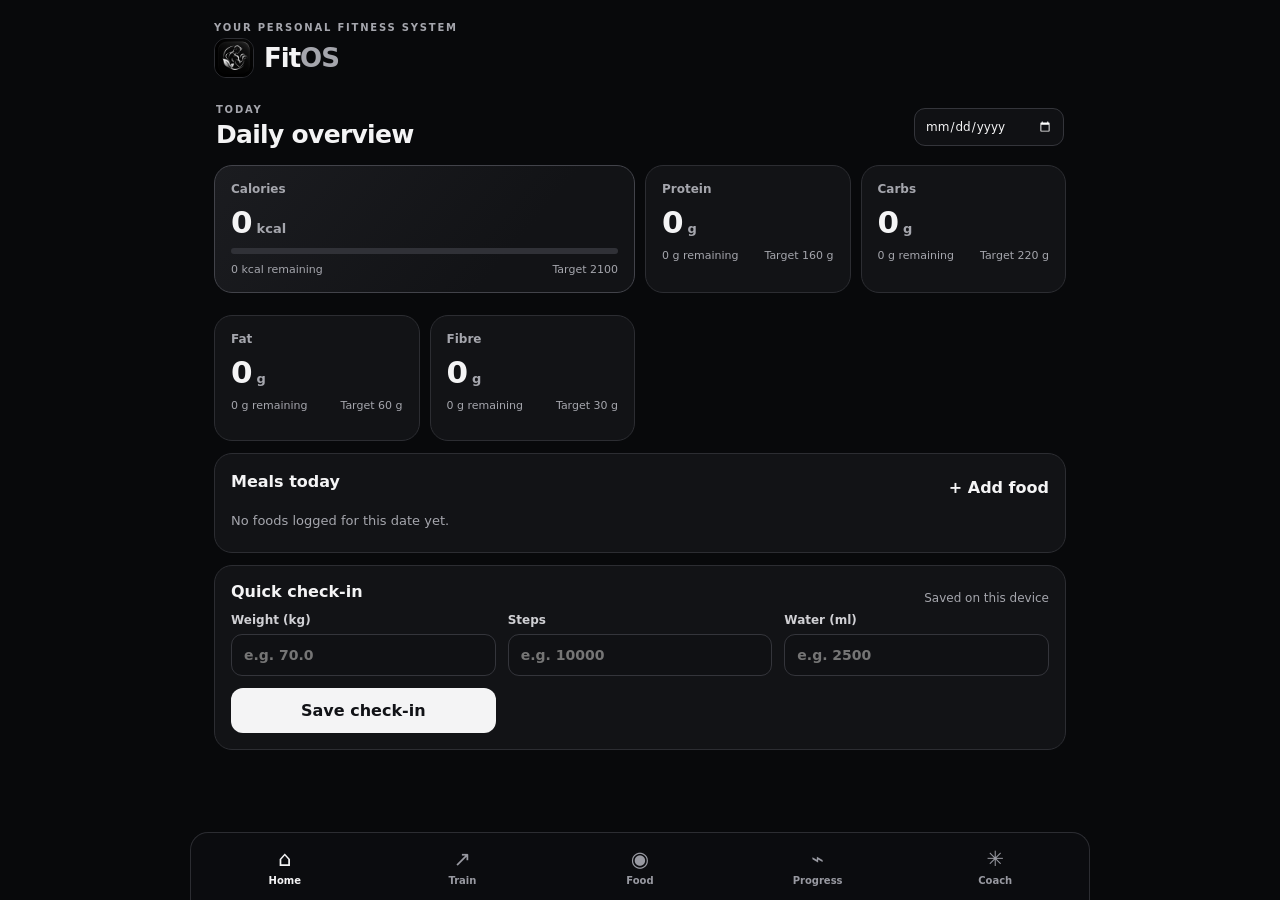
<file: index.html>
<!doctype html>
<html lang="en">
<head>
  <meta charset="utf-8">
  <meta name="viewport" content="width=device-width,initial-scale=1,viewport-fit=cover">
  <meta name="theme-color" content="#090a0c">
  <meta name="application-name" content="FitOS">
  <link rel="icon" href="icon-192.png" type="image/png">
  <meta name="description" content="Offline-first personal fitness and nutrition tracker">
  <link rel="manifest" href="manifest.webmanifest">
  <link rel="stylesheet" href="styles.css">
  <title>FitOS — Fitness & Nutrition</title>
</head>
<body>
  <header class="topbar">
    <div>
      <div class="eyebrow">YOUR PERSONAL FITNESS SYSTEM</div>
      <div class="brand-lockup"><img src="icon-192.png" alt="" width="40" height="40"><h1>Fit<span>OS</span></h1></div>
    </div>
    <button id="installBtn" class="ghost small hidden" type="button">Install app</button>
  </header>

  <main id="appMain">
    <section id="home" class="screen active">
      <div class="section-head">
        <div><p class="eyebrow">TODAY</p><h2>Daily overview</h2></div>
        <input id="activeDate" type="date" aria-label="Selected date">
      </div>
      <div class="grid summary-grid">
        <article class="metric-card featured"><div class="metric-label">Calories</div><div class="metric-value"><span id="caloriesTotal">0</span><small>kcal</small></div><div class="progress"><span id="calorieProgress"></span></div><div class="metric-foot"><span id="calorieRemaining">0 kcal remaining</span><span id="calorieTargetLabel">Target 2100</span></div></article>
        <article class="metric-card"><div class="metric-label">Protein</div><div class="metric-value"><span id="proteinTotal">0</span><small>g</small></div><div class="metric-foot"><span id="proteinRemaining">0 g remaining</span><span id="proteinTargetLabel">Target 160 g</span></div></article>
        <article class="metric-card"><div class="metric-label">Carbs</div><div class="metric-value"><span id="carbsTotal">0</span><small>g</small></div><div class="metric-foot"><span id="carbsRemaining">0 g remaining</span><span id="carbsTargetLabel">Target 220 g</span></div></article>
        <article class="metric-card"><div class="metric-label">Fat</div><div class="metric-value"><span id="fatTotal">0</span><small>g</small></div><div class="metric-foot"><span id="fatRemaining">0 g remaining</span><span id="fatTargetLabel">Target 60 g</span></div></article>
        <article class="metric-card"><div class="metric-label">Fibre</div><div class="metric-value"><span id="fiberTotal">0</span><small>g</small></div><div class="metric-foot"><span id="fiberRemaining">0 g remaining</span><span id="fiberTargetLabel">Target 30 g</span></div></article>
      </div>
      <div class="panel">
        <div class="panel-head"><h3>Meals today</h3><button class="text-button" data-go="nutrition">+ Add food</button></div>
        <div id="homeMeals" class="meal-list empty-state">No foods logged for this date yet.</div>
      </div>
      <div class="panel">
        <div class="panel-head"><h3>Quick check-in</h3><span class="muted">Saved on this device</span></div>
        <div class="form-grid">
          <label>Weight (kg)<input id="weightInput" type="number" min="0" step="0.1" placeholder="e.g. 70.0"></label>
          <label>Steps<input id="stepsInput" type="number" min="0" step="1" placeholder="e.g. 10000"></label>
          <label>Water (ml)<input id="waterInput" type="number" min="0" step="50" placeholder="e.g. 2500"></label>
          <button id="saveCheckin" class="primary">Save check-in</button>
        </div>
      </div>
    </section>

    <section id="train" class="screen">
      <div class="section-head"><div><p class="eyebrow">PERFORMANCE</p><h2>Train</h2></div></div>
      <div class="panel">
        <h3>Log a workout</h3>
        <form id="workoutForm" class="form-grid">
          <label>Workout name<input id="workoutName" required placeholder="e.g. Upper body"></label>
          <label>Exercise<input id="exerciseName" required placeholder="e.g. Incline dumbbell press"></label>
          <label>Sets<input id="exerciseSets" type="number" min="1" max="30" value="3" required></label>
          <label>Reps per set<input id="exerciseReps" type="number" min="1" max="100" value="10" required></label>
          <label>Weight (kg)<input id="exerciseWeight" type="number" min="0" step="0.25" value="0" required></label>
          <label>Notes<input id="workoutNotes" placeholder="Optional"></label>
          <button class="primary" type="submit">Save exercise</button>
        </form>
      </div>
      <div class="panel"><div class="panel-head"><h3>Workout history</h3></div><div id="workoutHistory" class="empty-state">No workouts logged yet.</div></div>
      <p class="note">Exercise entries are saved by date. Use consistent exercise names to compare your own past sets and loads. FitOS does not automatically prescribe training loads.</p>
    </section>

    <section id="nutrition" class="screen">
      <div class="section-head"><div><p class="eyebrow">FOOD JOURNAL</p><h2>Nutrition</h2></div></div>
      <div class="panel">
        <h3>Quick entry</h3>
        <p class="muted">Try: <em>2 boiled eggs, 200 g cooked rice, 150 g cooked chicken</em></p>
        <label>Describe your meal<textarea id="naturalEntry" rows="3" placeholder="Enter multiple foods in ordinary language…"></textarea></label>
        <div class="form-grid compact">
          <label>Meal<select id="quickMeal"><option>Breakfast</option><option>Lunch</option><option>Snack</option><option>Dinner</option><option>Other</option></select></label>
          <button id="parseEntry" class="primary">Parse entry</button>
        </div>
        <div id="parseResults" class="parse-results hidden"></div>
      </div>
      <div class="panel">
        <h3>Search and add food</h3>
        <label>Search food<input id="foodSearch" type="search" placeholder="Search idli, cooked rice, egg…"></label>
        <p class="muted">Search English or Tamil names. Raw, dry, cooked and prepared entries are separate. Most values are estimates—brand labels and weighed edible portions are best.</p>
        <div id="foodResults" class="food-results"></div>
        <div id="selectedFoodForm" class="selected-food hidden">
          <h4 id="selectedFoodName">Selected food</h4>
          <p id="selectedFoodInfo" class="muted"></p>
          <div class="form-grid compact">
            <label>Amount (g)<input id="foodGrams" type="number" min="0.1" step="1" value="100"></label>
            <label>Meal<select id="selectedMeal"><option>Breakfast</option><option>Lunch</option><option>Snack</option><option>Dinner</option><option>Other</option></select></label>
            <button id="addFood" class="primary">Add to diary</button>
          </div>
        </div>
      </div>
      <div class="panel">
        <div class="panel-head"><h3>Missing a food?</h3><button id="toggleCustomFood" class="secondary small" type="button">+ Create food</button></div>
        <p class="muted">Enter the nutrition label per 100 g, or use a clearly marked estimate. Custom foods stay on this device and are included in backups.</p>
        <form id="customFoodForm" class="form-grid hidden">
          <label>Food name<input id="customFoodName" required maxlength="80" placeholder="e.g. My protein paneer"></label>
          <label>Category<select id="customFoodCategory"><option>Packaged foods</option><option>Prepared foods</option><option>Dairy</option><option>Grains</option><option>Protein</option><option>Fruit</option><option>Vegetables</option><option>Snacks</option><option>Supplements</option><option>Other</option></select></label>
          <label>Food state<select id="customFoodState"><option value="as sold">As sold / label</option><option value="raw">Raw</option><option value="dry">Dry</option><option value="cooked">Cooked</option><option value="prepared">Prepared recipe</option></select></label>
          <label>Calories / 100 g<input id="customKcal" required type="number" min="0" max="1000" step="0.1"></label>
          <label>Protein (g / 100 g)<input id="customProtein" required type="number" min="0" max="100" step="0.1"></label>
          <label>Carbs (g / 100 g)<input id="customCarbs" required type="number" min="0" max="100" step="0.1"></label>
          <label>Fat (g / 100 g)<input id="customFat" required type="number" min="0" max="100" step="0.1"></label>
          <label>Fibre (g / 100 g)<input id="customFiber" required type="number" min="0" max="100" step="0.1" value="0"></label>
          <label>Data source<select id="customFoodSource"><option value="Package nutrition label">Package nutrition label</option><option value="Recipe calculation">Recipe calculation</option><option value="Manual estimate">Manual estimate</option></select></label>
          <label class="full-width">Aliases (optional)<input id="customFoodAliases" placeholder="comma separated, e.g. brand name, Tamil name"></label>
          <button class="primary" type="submit">Save custom food</button>
        </form>
      </div>
      <div class="panel">
        <h3>Build your own recipe</h3>
        <p class="muted">Add ingredient amounts, then enter the final cooked weight. FitOS calculates nutrition per 100 g of the finished recipe. The result remains an estimate if ingredient values are estimates.</p>
        <label>Find ingredient<input id="recipeIngredientSearch" type="search" placeholder="Search cooked rice, chicken, oil…"></label>
        <div id="recipeIngredientResults" class="food-results"></div>
        <div id="recipeIngredientSelected" class="selected-food hidden">
          <h4 id="recipeIngredientName">Selected ingredient</h4>
          <p id="recipeIngredientInfo" class="muted"></p>
          <div class="form-grid compact">
            <label>Ingredient amount (g)<input id="recipeIngredientGrams" type="number" min="0.1" step="1" value="100"></label>
            <button id="addRecipeIngredient" class="primary" type="button">Add ingredient</button>
          </div>
        </div>
        <div id="recipeDraftList" class="recipe-draft-list"><div class="empty-state">Add ingredients to start a recipe.</div></div>
        <form id="recipeSaveForm" class="form-grid">
          <label>Recipe name<input id="recipeName" required maxlength="80" placeholder="e.g. Homemade chicken biryani"></label>
          <label>Final cooked weight (g)<input id="recipeFinalWeight" required type="number" min="1" step="1" placeholder="e.g. 850"></label>
          <button class="primary" type="submit">Calculate & save recipe</button>
        </form>
      </div>
      <div class="panel">
        <div class="panel-head"><h3>Saved day templates</h3><button id="saveMealTemplate" class="secondary small" type="button">Save selected day</button></div>
        <p class="muted">Save the selected day’s food entries and add them again later. Portions and recorded nutrient values are copied, not recalculated.</p>
        <div id="savedMealsList" class="saved-meals-list"><div class="empty-state">No saved meals yet.</div></div>
      </div>
      <div class="panel">
        <div class="panel-head"><h3>Selected day diary</h3><span class="muted" id="diaryDateLabel"></span></div>
        <div id="diaryMeals" class="meal-list empty-state">No foods logged for this date yet.</div>
      </div>
    </section>

    <section id="progress" class="screen">
      <div class="section-head"><div><p class="eyebrow">LONG-TERM RECORD</p><h2>Progress</h2></div></div>
      <div class="panel">
        <h3>Body measurement entry</h3>
        <form id="measurementForm" class="form-grid">
          <label>Weight (kg)<input id="measureWeight" type="number" min="0" step="0.1"></label>
          <label>Waist (cm)<input id="measureWaist" type="number" min="0" step="0.1"></label>
          <label>Chest (cm)<input id="measureChest" type="number" min="0" step="0.1"></label>
          <label>Arm (cm)<input id="measureArm" type="number" min="0" step="0.1"></label>
          <label>Hips (cm)<input id="measureHips" type="number" min="0" step="0.1"></label>
          <label>Notes<input id="measureNotes" placeholder="Optional"></label>
          <button class="primary" type="submit">Save measurements</button>
        </form>
      </div>
      <div class="panel"><div class="panel-head"><h3>Measurement history</h3></div><div id="measurementHistory" class="empty-state">No measurements logged yet.</div></div>
      <div class="panel">
        <h3>Progress trends</h3>
        <p class="muted">Trends use the measurements you log. At least two dated values are needed for a line.</p>
        <div id="progressTrends" class="trend-grid"><div class="empty-state">Add measurements on different dates to see a trend.</div></div>
      </div>
      <div class="panel">
        <h3>Supplement / medication log</h3>
        <p class="muted">Optional personal record only—not a medication recommendation or reminder. Enter only what you actually took; follow your clinician's directions.</p>
        <form id="supplementForm" class="form-grid">
          <label>Name<input id="supplementName" required maxlength="100" placeholder="e.g. Vitamin D3"></label>
          <label>Dose amount<input id="supplementDose" type="number" min="0" step="any" placeholder="e.g. 2000"></label>
          <label>Unit<select id="supplementUnit"><option>mg</option><option>mcg</option><option>IU</option><option>g</option><option>ml</option><option>tablet</option><option>capsule</option><option>scoop</option><option>other</option></select></label>
          <label>Timing<select id="supplementTiming"><option>Morning</option><option>With breakfast</option><option>With lunch</option><option>With dinner</option><option>Bedtime</option><option>Other</option></select></label>
          <label class="full-width">Notes (optional)<input id="supplementNotes" maxlength="240" placeholder="Optional note; no medical advice is generated"></label>
          <button class="primary" type="submit">Save log</button>
        </form>
        <div id="supplementHistory" class="saved-meals-list"><div class="empty-state">No supplement or medication entries logged.</div></div>
      </div>
      <div class="panel">
        <h3>Manual recovery log</h3>
        <form id="recoveryForm" class="form-grid">
          <label>Sleep (hours)<input id="sleepHours" type="number" min="0" max="24" step="0.25"></label>
          <label>Energy (1–5)<select id="energyLevel"><option value="">Not set</option><option>1</option><option>2</option><option>3</option><option>4</option><option>5</option></select></label>
          <label>Soreness (1–5)<select id="sorenessLevel"><option value="">Not set</option><option>1</option><option>2</option><option>3</option><option>4</option><option>5</option></select></label>
          <label>Stress (1–5)<select id="stressLevel"><option value="">Not set</option><option>1</option><option>2</option><option>3</option><option>4</option><option>5</option></select></label>
          <button class="primary" type="submit">Save recovery</button>
        </form>
        <div id="recoveryHistory" class="saved-meals-list"><div class="empty-state">No recovery entries yet.</div></div>
      </div>
    </section>

    <section id="coach" class="screen">
      <div class="section-head"><div><p class="eyebrow">LOCAL INSIGHTS</p><h2>Coach & settings</h2></div></div>
      <div class="panel">
        <h3>Profile and daily targets</h3>
        <form id="settingsForm" class="form-grid">
          <label>Height (cm)<input id="profileHeight" type="number" min="50" max="250" step="0.1"></label>
          <label>Starting weight (kg)<input id="profileWeight" type="number" min="20" max="400" step="0.1"></label>
          <label>Calorie target (kcal)<input id="targetCalories" type="number" min="0" step="10"></label>
          <label>Protein target (g)<input id="targetProtein" type="number" min="0" step="1"></label>
          <label>Carbohydrate target (g)<input id="targetCarbs" type="number" min="0" step="1"></label>
          <label>Fat target (g)<input id="targetFat" type="number" min="0" step="1"></label>
          <label>Fibre target (g)<input id="targetFiber" type="number" min="0" step="1"></label>
          <button class="primary" type="submit">Save profile and targets</button>
        </form>
      </div>
      <div class="panel"><h3>Today's rule-based assessment</h3><div id="coachAssessment" class="assessment">Log food to see an assessment based on your selected targets.</div></div>
      <div class="panel">
        <h3>Backup & restore</h3>
        <p class="muted">Your records are stored locally in this browser on this device. Export backups regularly, especially before clearing browser data or moving phones.</p>
        <div class="button-row">
          <button id="exportJson" class="primary">Download JSON backup</button>
          <button id="exportCsv" class="secondary">Export food log CSV</button>
          <button id="exportAllCsv" class="secondary">Export all-records CSV</button>
        </div>
        <label class="file-label">Restore JSON backup<input id="importJson" type="file" accept="application/json,.json"></label>
        <p id="backupStatus" class="muted" role="status"></p>
      </div>
      <div class="panel">
        <h3>Data and limitations</h3>
        <ul class="plain-list">
          <li>No account, analytics SDK, ad SDK or external nutrition API.</li>
          <li>Food database values marked estimate/low are approximate. Restaurant recipes and raw-versus-cooked weights can differ substantially.</li>
          <li>Reference sources for future verified expansion include ICMR-NIN Indian Food Composition Tables 2017 and USDA FoodData Central. The included starter values are not a verified bulk import of either database.</li>
          <li>Offline app-shell support requires serving the app from localhost or HTTPS; opening index.html as a file does not enable service workers.</li>
          <li>Browser storage can be cleared by the operating system/browser. JSON backups are essential for long-term ownership.</li>
          <li>This PWA is not a native APK. It can be installed through a supported browser when hosted on HTTPS.</li>
        </ul>
      </div>
    </section>
  </main>

  <nav class="bottom-nav" aria-label="Primary navigation">
    <button class="nav-item active" data-screen="home"><span>⌂</span><small>Home</small></button>
    <button class="nav-item" data-screen="train"><span>↗</span><small>Train</small></button>
    <button class="nav-item" data-screen="nutrition"><span>◉</span><small>Food</small></button>
    <button class="nav-item" data-screen="progress"><span>⌁</span><small>Progress</small></button>
    <button class="nav-item" data-screen="coach"><span>✳</span><small>Coach</small></button>
  </nav>
  <div id="toast" class="toast" role="status" aria-live="polite"></div>
  <script src="foods.js"></script>
  <script src="db.js"></script>
  <script src="app.js"></script>
</body>
</html>
</file>
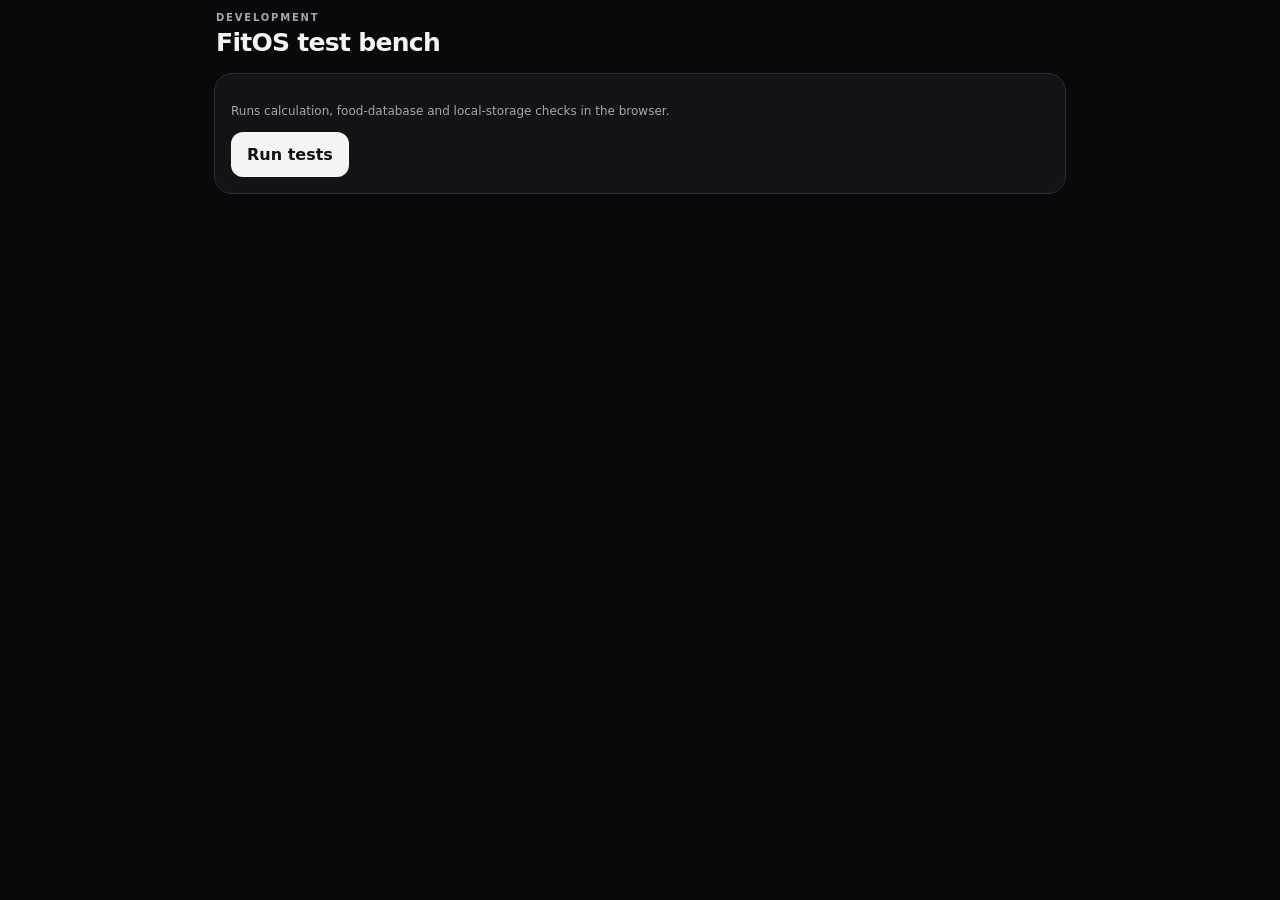
<file: tests.html>
<!doctype html>
<html lang="en"><head><meta charset="utf-8"><meta name="viewport" content="width=device-width,initial-scale=1"><title>FitOS test bench</title><link rel="stylesheet" href="styles.css"></head>
<body><main><div class="section-head"><div><p class="eyebrow">DEVELOPMENT</p><h2>FitOS test bench</h2></div></div><div class="panel"><p class="muted">Runs calculation, food-database and local-storage checks in the browser.</p><button id="run" class="primary">Run tests</button><div id="results" aria-live="polite"></div></div></main>
<script src="foods.js"></script><script src="db.js"></script><script src="app.js"></script><script>
const escapeHtml=s=>String(s).replace(/&/g,"&amp;").replace(/</g,"&lt;").replace(/>/g,"&gt;");
document.getElementById("run").onclick=async()=>{const out=[];const test=async(name,fn)=>{try{await fn();out.push({pass:true,text:"PASS — "+name})}catch(e){out.push({pass:false,text:"FAIL — "+name+": "+e.message})}};const assert=(x,m)=>{if(!x)throw Error(m)};
await test("200 g cooked rice doubles per-100 g calories",()=>{const f=AOS_FOODS.find(x=>x.id==="rice_white_cooked");assert(Math.abs(AOS_TEST.scaled(f,200).kcal-260)<.001,"expected 260 kcal")});
await test("cooked chicken protein reference calculation",()=>{const f=AOS_FOODS.find(x=>x.id==="chicken_breast_cooked");assert(Math.abs(AOS_TEST.scaled(f,100).protein-31)<.001,"expected 31 g protein")});
await test("food dataset contains more than 100 foods",()=>{assert(AOS_TEST.allFoods().length>=120,"food list too small: "+AOS_TEST.allFoods().length)});
await test("Tamil alias search finds cooked rice",()=>{assert(AOS_TEST.findFood("சாதம்")[0]?.id==="rice_white_cooked","Tamil alias not matched")});
await test("raw and cooked red rice are kept separate",()=>{assert(AOS_TEST.findFood("raw red rice")[0]?.id==="rice_red_raw","raw red rice mismatch");assert(AOS_TEST.findFood("cooked red rice")[0]?.id==="rice_red_cooked","cooked red rice mismatch")});
await test("parser flags ambiguous quantity without units",()=>{const r=AOS_TEST.parseNatural("2 rice");assert(r.length===1&&r[0].food===null,"ambiguous count silently matched")});
await test("parser recognises multiple foods and explicit grams",()=>{const r=AOS_TEST.parseNatural("2 boiled eggs, 200 g cooked rice, 150 g cooked chicken breast");assert(r.length===3&&r[0].food?.id==="egg_whole_boiled"&&r[0].grams===100&&r[1].food?.id==="rice_white_cooked"&&r[1].grams===200&&r[2].food?.id==="chicken_breast_cooked"&&r[2].grams===150,"one or more items did not parse")});
await test("casual sentence parses number words and multiple foods",()=>{const r=AOS_TEST.parseNatural("I ate 3 idlis, 2 eggs, 200 g cooked chicken breast and one banana for breakfast");assert(r.length===4&&r[0].food?.id==="idli_plain"&&r[0].grams===150&&r[1].food?.id==="egg_whole_boiled"&&r[1].grams===100&&r[2].food?.id==="chicken_breast_cooked"&&r[2].grams===200&&r[3].food?.id==="banana_raw"&&r[3].grams===118,"casual entry parsing failed")});
await test("ambiguous raw/cooked chicken is held for confirmation",()=>{const r=AOS_TEST.parseNatural("200 g chicken breast");assert(r.length===1&&r[0].food===null&&r[0].grams===200,"raw/cooked state was guessed")});
await test("cup and tablespoon quantities are parsed as estimates",()=>{const r=AOS_TEST.parseNatural("2 cups cooked rice and 1 tbsp oil");assert(r.length===2&&r[0].grams===480&&r[1].grams===15,"volume units not parsed")});
await test("database upgrade exposes custom food and saved meal stores",async()=>{await AOS_DB.openDB();const backup=await AOS_DB.exportAll();assert(Array.isArray(backup.customFoods)&&Array.isArray(backup.savedMeals)&&Array.isArray(backup.supplementLogs)&&backup.schemaVersion===3,"new stores missing from backup")});
await test("custom foods can be saved and read locally",async()=>{const row={id:"__fitos_test_custom__",name:"Temporary test food",kcal:1,protein:0,carbs:0,fat:0,fiber:0};await AOS_DB.put("customFoods",row);const result=await AOS_DB.get("customFoods",row.id);assert(result?.name===row.name,"custom food failed round-trip");await AOS_DB.remove("customFoods",row.id)});
await test("saved meals can be saved and read locally",async()=>{const row={id:"__fitos_test_meal__",name:"Temporary test meal",items:[],createdAt:Date.now()};await AOS_DB.put("savedMeals",row);const result=await AOS_DB.get("savedMeals",row.id);assert(result?.name===row.name,"saved meal failed round-trip");await AOS_DB.remove("savedMeals",row.id)});

await test("supplement logs store is available",async()=>{const row={id:"__fitos_test_supplement__",date:"2000-01-01",name:"Temporary test",dose:1,unit:"mg"};await AOS_DB.put("supplementLogs",row);const result=await AOS_DB.get("supplementLogs",row.id);assert(result?.name===row.name,"supplement log failed round-trip");await AOS_DB.remove("supplementLogs",row.id)});
await test("legacy Aesthetic OS backup format is accepted",async()=>{const result=await AOS_DB.restoreAll({app:"Aesthetic OS",schemaVersion:1,settings:[],foodLogs:[],measurements:[],workouts:[],recovery:[]},"merge");assert(result.legacy===true,"legacy format not identified")});
document.getElementById("results").innerHTML=out.map(x=>`<p style="color:${x.pass?'#e6e6e8':'#ff9d90'}">${escapeHtml(x.text)}</p>`).join("")+`<p><strong>${out.filter(x=>x.pass).length}/${out.length} passed</strong></p>`;};
if(new URLSearchParams(location.search).has("autorun")) document.getElementById("run").click();
</script></body></html>
</file>
<file: styles.css>
:root{color-scheme:dark;--bg:#08090b;--surface:#121316;--surface2:#1b1c20;--line:#2c2d32;--text:#f4f4f5;--muted:#a5a6ad;--lime:#f4f4f5;--lime-dark:#27282d;--danger:#ff9d90;--radius:18px;font-family:Inter,ui-sans-serif,system-ui,-apple-system,BlinkMacSystemFont,"Segoe UI",sans-serif}
*{box-sizing:border-box}body{margin:0;background:var(--bg);color:var(--text);padding-bottom:92px}button,input,textarea,select{font:inherit}button{cursor:pointer}button:focus-visible,input:focus-visible,textarea:focus-visible,select:focus-visible{outline:2px solid var(--lime);outline-offset:2px}
.topbar{display:flex;align-items:center;justify-content:space-between;padding:22px 18px 14px;max-width:900px;margin:auto}.topbar h1{font-size:27px;letter-spacing:-1px;margin:4px 0 0}.topbar h1 span{color:var(--lime)}.eyebrow{font-size:10px;letter-spacing:1.8px;color:var(--muted);font-weight:800;margin:0 0 5px}
main{max-width:900px;margin:auto;padding:0 14px}.screen{display:none}.screen.active{display:block}.section-head{display:flex;align-items:center;justify-content:space-between;gap:12px;margin:12px 2px 16px}.section-head h2{font-size:25px;margin:0;letter-spacing:-.7px}.section-head input{max-width:150px}
.grid{display:grid;gap:10px}.summary-grid{grid-template-columns:repeat(2,minmax(0,1fr))}.metric-card,.panel{background:var(--surface);border:1px solid var(--line);border-radius:var(--radius);padding:16px;margin-bottom:12px;min-width:0}.metric-card.featured{grid-column:1/-1;background:linear-gradient(130deg,#1b1c20,#121316 70%);border-color:#42434a}.metric-label{color:var(--muted);font-size:12px;font-weight:650}.metric-value{font-size:31px;font-weight:800;letter-spacing:-1px;margin:8px 0}.metric-value small{font-size:13px;color:var(--muted);font-weight:600;letter-spacing:0;margin-left:5px}.metric-foot{display:flex;justify-content:space-between;gap:8px;flex-wrap:wrap;color:var(--muted);font-size:11px;margin-top:9px}.progress{height:6px;background:#303137;border-radius:20px;overflow:hidden}.progress span{display:block;height:100%;width:0;background:var(--lime);border-radius:20px;transition:width .2s}
.panel h3{font-size:16px;margin:0 0 14px}.panel h4{margin:4px 0}.panel-head{display:flex;align-items:center;justify-content:space-between;gap:10px}.panel-head h3{margin-bottom:12px}.muted{color:var(--muted);font-size:12px;line-height:1.5}.text-button{border:0;background:none;color:var(--lime);font-weight:750;padding:8px 0}.primary,.secondary,.ghost{border:1px solid transparent;border-radius:12px;padding:12px 15px;font-weight:750;min-height:44px}.primary{background:var(--lime);color:#111216}.secondary{background:var(--surface2);border-color:var(--line);color:var(--text)}.ghost{background:transparent;border-color:var(--line);color:var(--text)}.small{padding:8px 10px;min-height:34px;font-size:12px}.hidden{display:none!important}
label{display:flex;flex-direction:column;gap:7px;color:#d0d0d4;font-size:12px;font-weight:650;min-width:0}input,textarea,select{width:100%;min-width:0;border:1px solid #34353b;background:#101114;color:var(--text);border-radius:11px;padding:12px;font-size:14px}textarea{resize:vertical;line-height:1.5}input[type=date]{padding:10px;font-size:12px}.form-grid{display:grid;grid-template-columns:repeat(2,minmax(0,1fr));gap:12px}.form-grid>button{align-self:end}.form-grid.compact{align-items:end;margin-top:12px}.form-grid .primary{width:100%}.meal-list{display:flex;flex-direction:column;gap:10px}.empty-state{color:var(--muted);font-size:13px;padding:8px 0}.meal-group{border-top:1px solid var(--line);padding-top:10px}.meal-group:first-child{border-top:0;padding-top:0}.meal-group-title{display:flex;justify-content:space-between;font-weight:800;font-size:13px;margin-bottom:6px}.food-log-row{display:flex;align-items:flex-start;justify-content:space-between;gap:12px;padding:9px 0;border-bottom:1px solid #26272c}.food-log-row:last-child{border-bottom:0}.food-log-row strong{display:block;font-size:13px}.food-log-row small{display:block;color:var(--muted);font-size:11px;margin-top:4px}.row-actions{display:flex;align-items:center;gap:8px}.row-actions b{font-size:12px;white-space:nowrap}.delete-btn{border:0;background:transparent;color:var(--danger);padding:6px;font-size:16px}.food-results{display:flex;flex-direction:column;gap:6px;margin-top:10px}.food-result{display:flex;align-items:center;justify-content:space-between;gap:12px;background:var(--surface2);border:1px solid var(--line);border-radius:12px;padding:12px;text-align:left;color:var(--text)}.food-result strong{font-size:13px;display:block}.food-result small{font-size:11px;color:var(--muted);display:block;margin-top:4px}.food-result .addmark{color:var(--lime);font-size:20px}.selected-food{margin-top:12px;border-top:1px solid var(--line);padding-top:12px}.parse-results{margin-top:12px;border-top:1px solid var(--line);padding-top:12px}.parse-item{display:grid;grid-template-columns:1fr auto;gap:8px;align-items:center;padding:8px 0;border-bottom:1px solid var(--line);font-size:12px}.parse-item select{margin-top:6px}.note{font-size:12px;line-height:1.6;color:var(--muted);padding:0 3px}.assessment{font-size:13px;line-height:1.65;color:#e0e0e4}.assessment p{margin:7px 0}.button-row{display:flex;flex-wrap:wrap;gap:8px}.button-row button{flex:1 1 145px}.file-label{display:block;margin-top:14px}.file-label input{margin-top:8px}.plain-list{color:var(--muted);font-size:12px;line-height:1.7;padding-left:18px}.bottom-nav{position:fixed;bottom:0;left:0;right:0;display:grid;grid-template-columns:repeat(5,1fr);padding:9px 5px calc(9px + env(safe-area-inset-bottom));background:rgba(12,13,16,.97);border-top:1px solid var(--line);backdrop-filter:blur(16px);z-index:5}.nav-item{display:flex;flex-direction:column;align-items:center;gap:3px;background:none;border:0;color:#9899a1;padding:5px 0}.nav-item span{font-size:21px;line-height:1.2}.nav-item small{font-size:10px;font-weight:700}.nav-item.active{color:var(--lime)}.toast{position:fixed;bottom:90px;left:50%;transform:translate(-50%,15px);background:#f4f4f5;color:#111216;border-radius:12px;padding:11px 15px;font-size:13px;font-weight:750;opacity:0;pointer-events:none;transition:.2s;z-index:10;max-width:90vw}.toast.show{opacity:1;transform:translate(-50%,0)}.badge{display:inline-block;font-size:10px;color:#f1f1f3;background:#292a30;border-radius:6px;padding:3px 6px;margin-top:5px}
@media(min-width:650px){.summary-grid{grid-template-columns:repeat(4,minmax(0,1fr))}.metric-card.featured{grid-column:span 2}.metric-card{min-height:126px}.form-grid{grid-template-columns:repeat(3,minmax(0,1fr))}.topbar{padding-left:24px;padding-right:24px}main{padding:0 24px}.bottom-nav{left:50%;right:auto;transform:translateX(-50%);width:min(100%,900px);border-left:1px solid var(--line);border-right:1px solid var(--line);border-radius:18px 18px 0 0}}

.brand-lockup{display:flex;align-items:center;gap:10px}.brand-lockup img{display:block;border-radius:12px;border:1px solid var(--line)}.brand-lockup h1{margin:0}.brand-lockup h1 span{color:#a5a6ad}.full-width{grid-column:1/-1}.saved-meals-list{display:flex;flex-direction:column;gap:6px}.saved-meal-row{display:flex;align-items:center;justify-content:space-between;gap:10px;padding:11px 0;border-bottom:1px solid var(--line)}.saved-meal-row:last-child{border-bottom:0}.saved-meal-copy{min-width:0}.saved-meal-copy strong{display:block;font-size:13px;overflow-wrap:anywhere}.saved-meal-copy small{display:block;color:var(--muted);font-size:11px;margin-top:4px;line-height:1.4}.brand-lockup h1{font-size:26px;letter-spacing:-1px}

.trend-grid{display:grid;grid-template-columns:1fr;gap:10px}.trend-card{border:1px solid var(--line);border-radius:13px;padding:12px;background:#0d0e11;min-width:0}.trend-card-head{display:flex;align-items:center;justify-content:space-between;gap:8px;font-size:13px}.trend-card-head span{font-weight:800;font-size:14px}.sparkline{width:100%;height:auto;display:block;margin-top:8px}.trend-dates{display:flex;justify-content:space-between;gap:8px;color:var(--muted);font-size:10px}

.recipe-draft-list{display:flex;flex-direction:column;gap:4px;margin:12px 0}.recipe-item{display:flex;align-items:center;justify-content:space-between;gap:12px;padding:10px 0;border-bottom:1px solid var(--line)}.recipe-item strong{display:block;font-size:13px}.recipe-item small{display:block;color:var(--muted);font-size:11px;margin-top:4px}.recipe-total{display:flex;flex-direction:column;gap:4px;padding:10px 0;font-size:12px}.recipe-total span{color:var(--muted);line-height:1.5}
</file>
